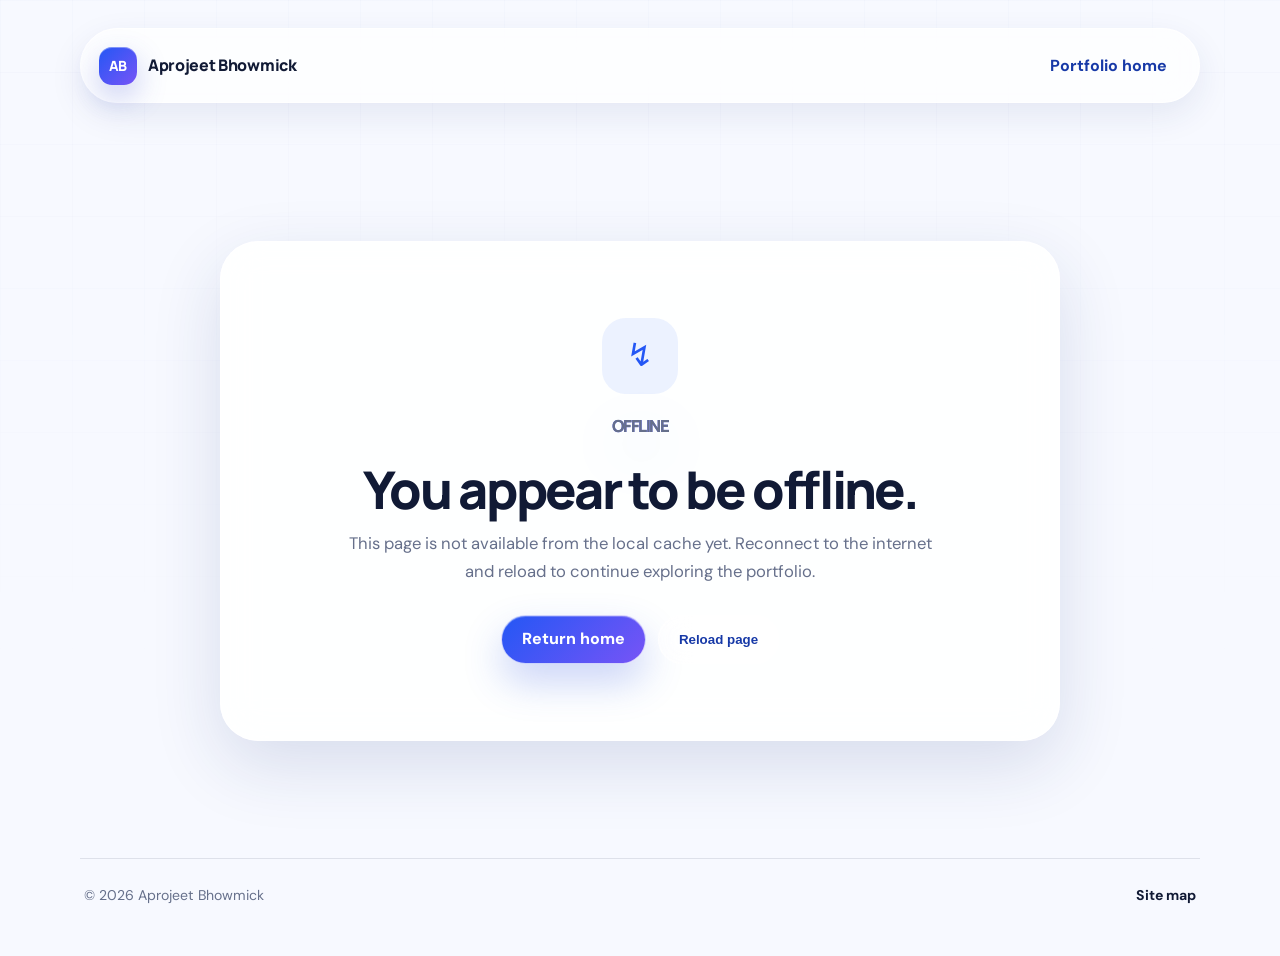
<file: offline.html>
<!DOCTYPE html>
<html lang="en">
<head>
  <meta charset="UTF-8">
  <meta name="viewport" content="width=device-width, initial-scale=1.0">
  <meta name="robots" content="noindex">
  <meta name="theme-color" content="#f7f9ff">
  <title>Offline | Aprojeet Bhowmick</title>
  <link rel="icon" href="images/favicon.svg" type="image/svg+xml">
  <link rel="stylesheet" href="css/auxiliary.css?v=20260804">
  <link rel="stylesheet" href="css/polish.css?v=20260804-2">
</head>
<body>
  <div class="aux-shell">
    <header class="aux-header">
      <a class="brand" href="index.html" aria-label="Aprojeet Bhowmick portfolio home"><span class="brand-mark">AB</span><span>Aprojeet Bhowmick</span></a>
      <a class="header-link" href="index.html">Portfolio home</a>
    </header>
    <main class="error-layout">
      <section class="error-card">
        <div class="status-orb" aria-hidden="true">↯</div>
        <p class="error-code">OFFLINE</p>
        <h1>You appear to be offline.</h1>
        <p>This page is not available from the local cache yet. Reconnect to the internet and reload to continue exploring the portfolio.</p>
        <div class="actions">
          <a class="button button-primary" href="index.html">Return home</a>
          <button class="button button-secondary" type="button" onclick="location.reload()">Reload page</button>
        </div>
      </section>
    </main>
    <footer class="aux-footer"><span>© 2026 Aprojeet Bhowmick</span><a href="sitemap.html">Site map</a></footer>
  </div>
</body>
</html>
</file>
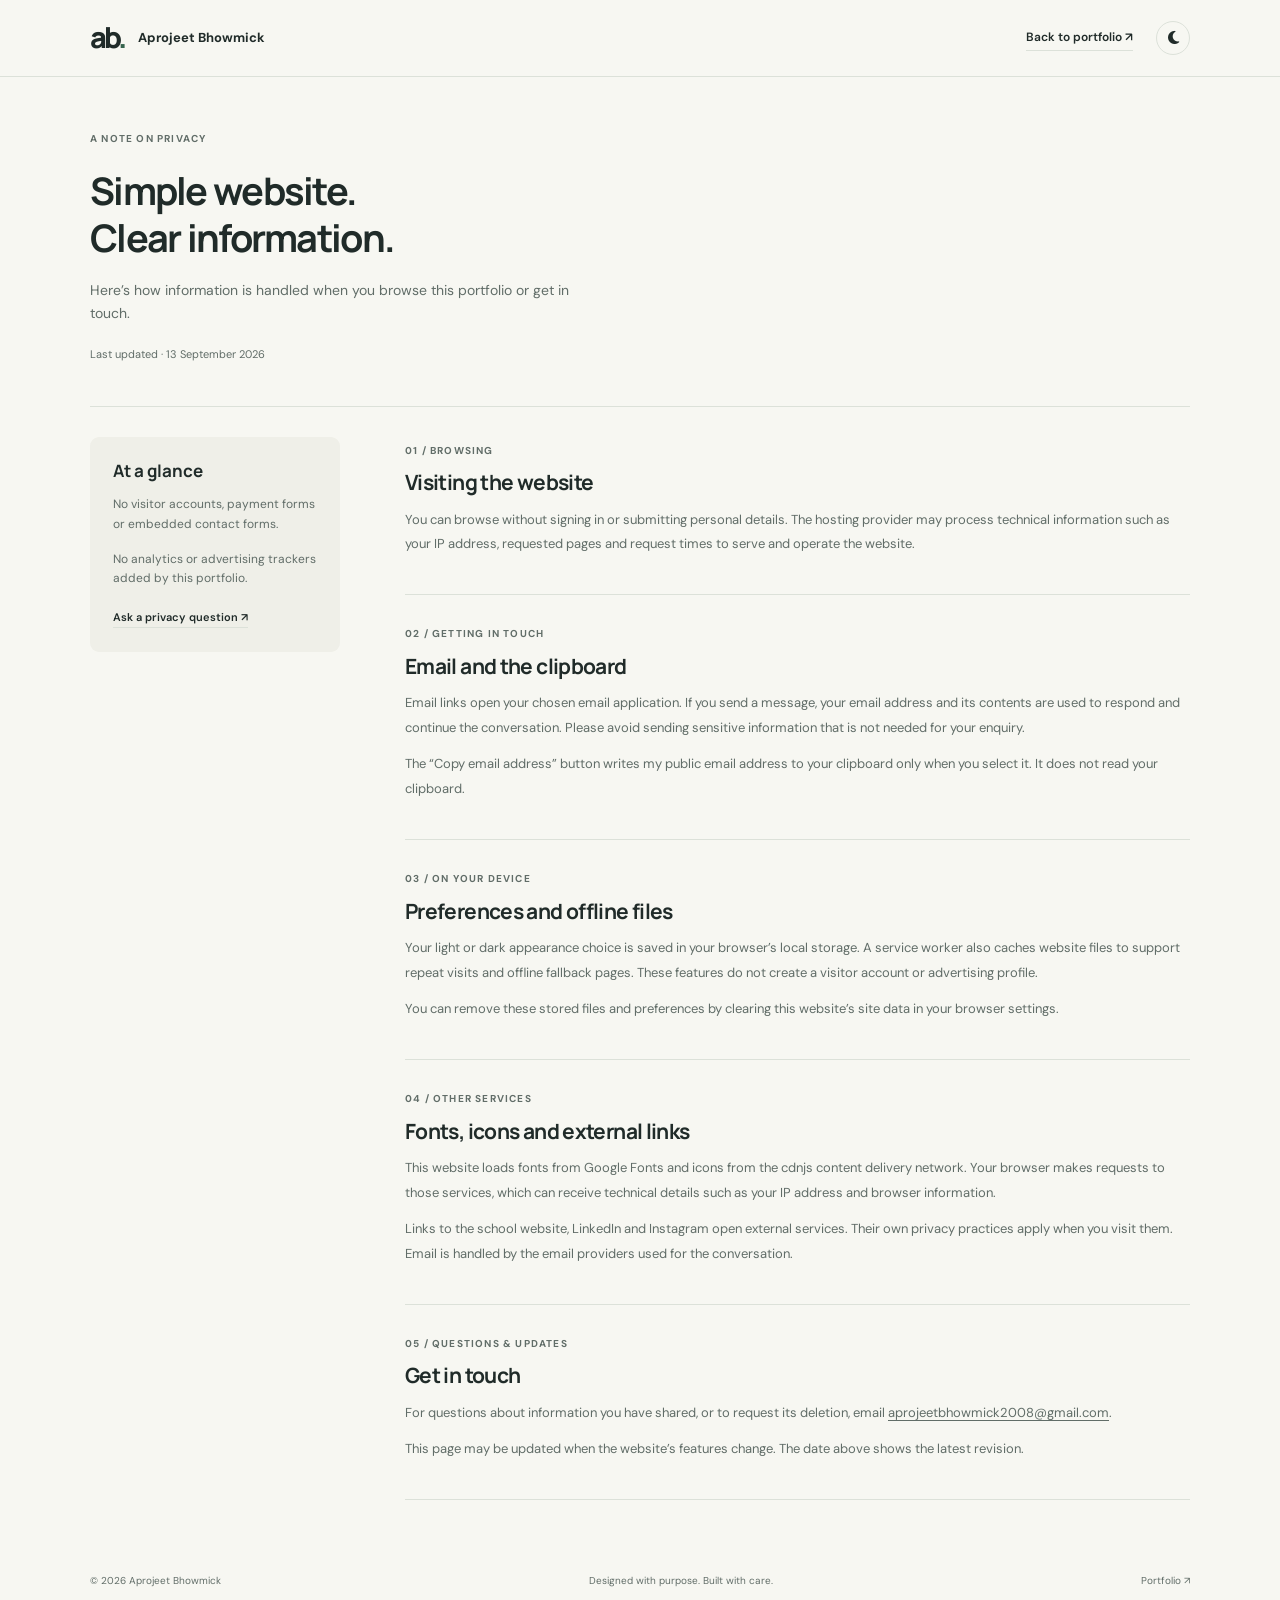
<file: privacy.html>
<!DOCTYPE html>
<html lang="en" data-theme="light">
<head>
<meta charset="UTF-8"><meta name="viewport" content="width=device-width, initial-scale=1.0">
<title>Privacy | Aprojeet Bhowmick</title>
<meta name="description" content="How this portfolio handles email, browser preferences and website requests.">
<meta name="theme-color" content="#f7f7f2">
<link rel="canonical" href="https://aprojeet-portfolio.onrender.com/privacy.html">
<link rel="icon" href="images/favicon.svg" type="image/svg+xml">
<link rel="icon" href="/favicon-96x96.png" type="image/png" sizes="96x96">
<link rel="preconnect" href="https://fonts.googleapis.com">
<link rel="preconnect" href="https://fonts.gstatic.com" crossorigin>
<link href="https://fonts.googleapis.com/css2?family=DM+Sans:wght@400;500;600;700&amp;family=Manrope:wght@500;600;700;800&amp;display=swap" rel="stylesheet">
<link rel="stylesheet" href="https://cdnjs.cloudflare.com/ajax/libs/font-awesome/6.7.2/css/all.min.css">
<link rel="stylesheet" href="css/portfolio.css?v=20260913-refined">
<script src="js/script.js?v=20260913-refined" defer></script>
</head>
<body>
<a class="skip-link" href="#main-content">Skip to main content</a>
<header class="site-header" id="siteHeader"><nav class="nav-shell wrap" aria-label="Primary navigation"><a class="brand" href="./"><span class="brand-mark">ab<span>.</span></span><span>Aprojeet Bhowmick</span></a><div class="nav-actions"><a class="text-link" href="./">Back to portfolio ↗</a><button class="icon-button" id="themeToggle" type="button" aria-label="Switch to dark theme"><i class="fa-solid fa-moon" aria-hidden="true"></i></button></div></nav></header>
<main id="main-content" class="wrap privacy-main">
<div class="privacy-intro"><span class="eyebrow">A NOTE ON PRIVACY</span><h1>Simple website.<br>Clear information.</h1><p>Here’s how information is handled when you browse this portfolio or get in touch.</p><span class="privacy-updated">Last updated · 13 September 2026</span></div>
<div class="privacy-layout"><aside class="privacy-summary"><h2>At a glance</h2><p>No visitor accounts, payment forms or embedded contact forms.</p><p>No analytics or advertising trackers added by this portfolio.</p><a class="text-link" href="mailto:aprojeetbhowmick2008@gmail.com">Ask a privacy question ↗</a></aside>
<div class="privacy-sections">
<section><span class="eyebrow">01 / BROWSING</span><h2>Visiting the website</h2><p>You can browse without signing in or submitting personal details. The hosting provider may process technical information such as your IP address, requested pages and request times to serve and operate the website.</p></section>
<section><span class="eyebrow">02 / GETTING IN TOUCH</span><h2>Email and the clipboard</h2><p>Email links open your chosen email application. If you send a message, your email address and its contents are used to respond and continue the conversation. Please avoid sending sensitive information that is not needed for your enquiry.</p><p>The “Copy email address” button writes my public email address to your clipboard only when you select it. It does not read your clipboard.</p></section>
<section><span class="eyebrow">03 / ON YOUR DEVICE</span><h2>Preferences and offline files</h2><p>Your light or dark appearance choice is saved in your browser’s local storage. A service worker also caches website files to support repeat visits and offline fallback pages. These features do not create a visitor account or advertising profile.</p><p>You can remove these stored files and preferences by clearing this website’s site data in your browser settings.</p></section>
<section><span class="eyebrow">04 / OTHER SERVICES</span><h2>Fonts, icons and external links</h2><p>This website loads fonts from Google Fonts and icons from the cdnjs content delivery network. Your browser makes requests to those services, which can receive technical details such as your IP address and browser information.</p><p>Links to the school website, LinkedIn and Instagram open external services. Their own privacy practices apply when you visit them. Email is handled by the email providers used for the conversation.</p></section>
<section><span class="eyebrow">05 / QUESTIONS &amp; UPDATES</span><h2>Get in touch</h2><p>For questions about information you have shared, or to request its deletion, email <a href="mailto:aprojeetbhowmick2008@gmail.com">aprojeetbhowmick2008@gmail.com</a>.</p><p>This page may be updated when the website’s features change. The date above shows the latest revision.</p></section>
</div></div>
</main>
<footer class="wrap footer"><span>© <span id="currentYear">2026</span> Aprojeet Bhowmick</span><span>Designed with purpose. Built with care.</span><a href="./">Portfolio ↗</a></footer>
</body></html>
</file>
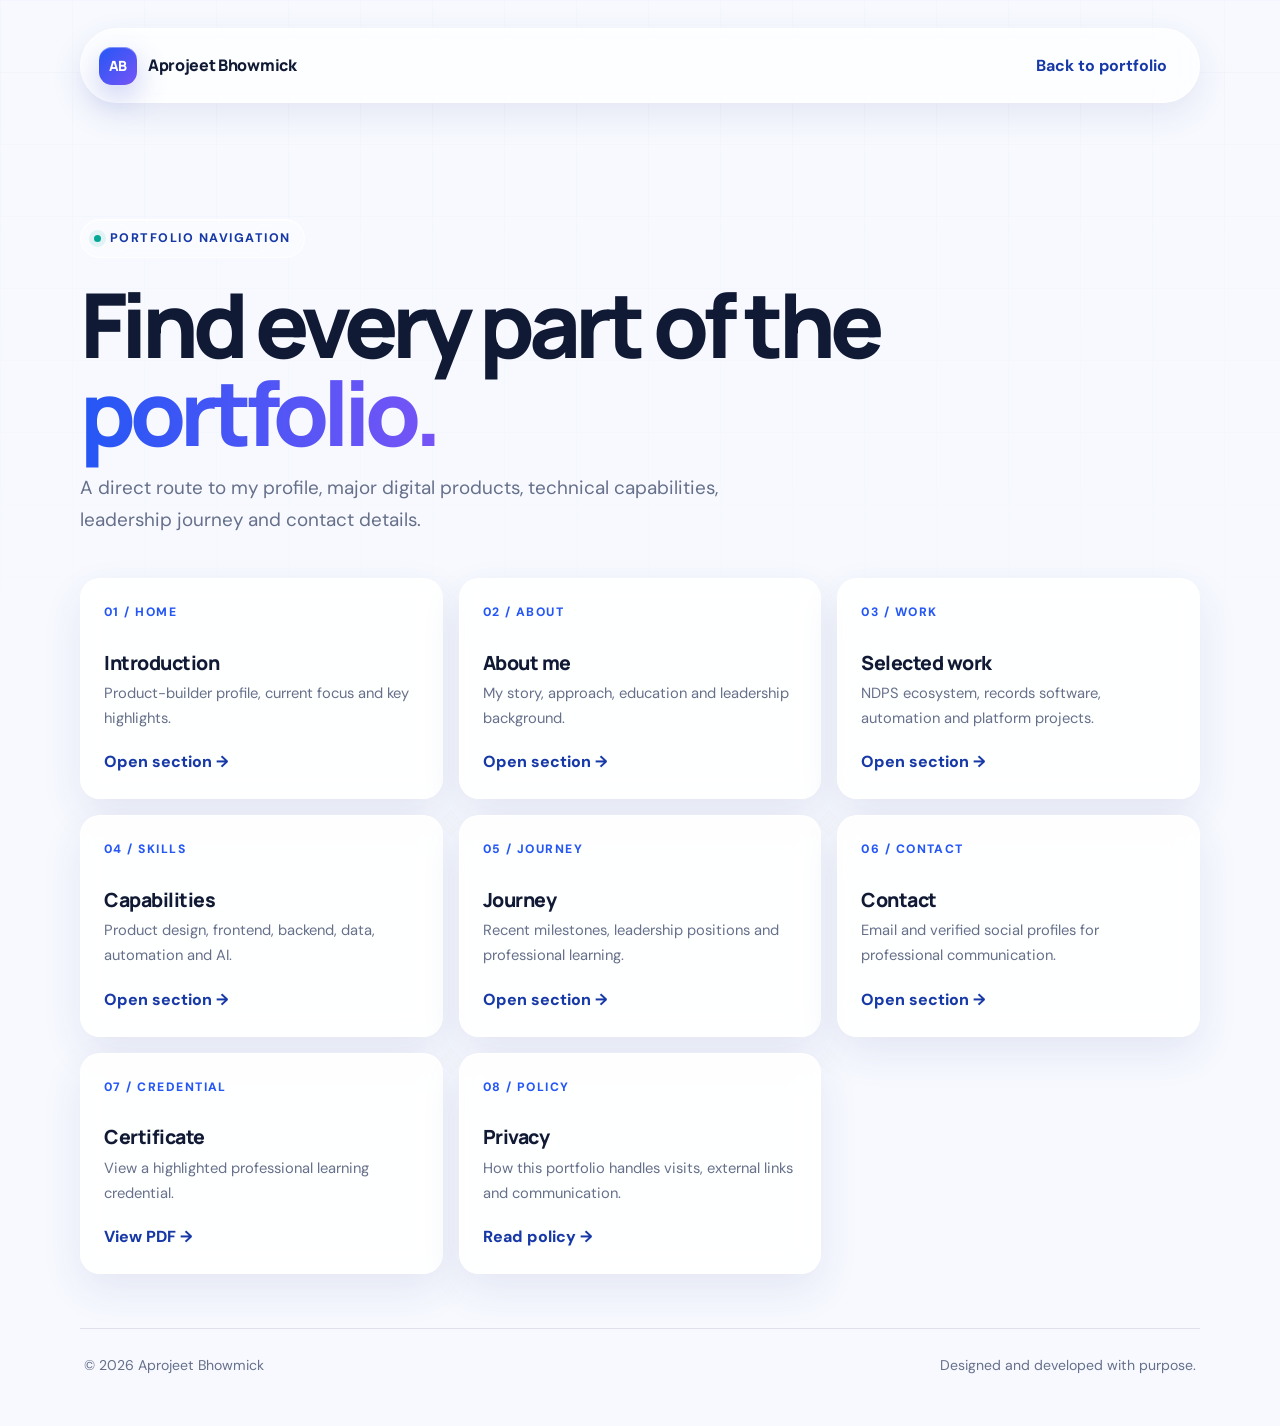
<file: sitemap.html>
<!DOCTYPE html>
<html lang="en">
<head>
  <meta charset="UTF-8">
  <meta name="viewport" content="width=device-width, initial-scale=1.0">
  <meta name="description" content="Navigate the portfolio of Aprojeet Bhowmick: profile, selected work, capabilities, journey and contact information.">
  <meta name="theme-color" content="#f7f9ff">
  <title>Site Map | Aprojeet Bhowmick</title>
  <link rel="icon" href="images/favicon.svg" type="image/svg+xml">
  <link rel="stylesheet" href="css/auxiliary.css?v=20260804">
  <link rel="stylesheet" href="css/polish.css?v=20260804-2">
</head>
<body>
  <div class="aux-shell">
    <header class="aux-header">
      <a class="brand" href="index.html" aria-label="Aprojeet Bhowmick portfolio home">
        <span class="brand-mark">AB</span><span>Aprojeet Bhowmick</span>
      </a>
      <a class="header-link" href="index.html">Back to portfolio</a>
    </header>

    <main class="aux-main">
      <span class="eyebrow">Portfolio navigation</span>
      <h1 class="hero-title">Find every part of the <span class="gradient">portfolio.</span></h1>
      <p class="lead">A direct route to my profile, major digital products, technical capabilities, leadership journey and contact details.</p>

      <section class="site-grid" aria-label="Portfolio pages and sections">
        <a class="site-card" href="index.html#home"><span class="card-number">01 / HOME</span><div><h2>Introduction</h2><p>Product-builder profile, current focus and key highlights.</p></div><span>Open section →</span></a>
        <a class="site-card" href="index.html#about"><span class="card-number">02 / ABOUT</span><div><h2>About me</h2><p>My story, approach, education and leadership background.</p></div><span>Open section →</span></a>
        <a class="site-card" href="index.html#work"><span class="card-number">03 / WORK</span><div><h2>Selected work</h2><p>NDPS ecosystem, records software, automation and platform projects.</p></div><span>Open section →</span></a>
        <a class="site-card" href="index.html#capabilities"><span class="card-number">04 / SKILLS</span><div><h2>Capabilities</h2><p>Product design, frontend, backend, data, automation and AI.</p></div><span>Open section →</span></a>
        <a class="site-card" href="index.html#journey"><span class="card-number">05 / JOURNEY</span><div><h2>Journey</h2><p>Recent milestones, leadership positions and professional learning.</p></div><span>Open section →</span></a>
        <a class="site-card" href="index.html#contact"><span class="card-number">06 / CONTACT</span><div><h2>Contact</h2><p>Email and verified social profiles for professional communication.</p></div><span>Open section →</span></a>
        <a class="site-card" href="assets/certificate.pdf" target="_blank" rel="noopener"><span class="card-number">07 / CREDENTIAL</span><div><h2>Certificate</h2><p>View a highlighted professional learning credential.</p></div><span>View PDF →</span></a>
        <a class="site-card" href="privacy.html"><span class="card-number">08 / POLICY</span><div><h2>Privacy</h2><p>How this portfolio handles visits, external links and communication.</p></div><span>Read policy →</span></a>
      </section>
    </main>

    <footer class="aux-footer"><span>© 2026 Aprojeet Bhowmick</span><span>Designed and developed with purpose.</span></footer>
  </div>
</body>
</html>
</file>
<file: css/auxiliary.css>
@import url('https://fonts.googleapis.com/css2?family=DM+Sans:wght@400;500;600;700&family=Manrope:wght@600;700;800&display=swap');

:root {
  color-scheme: light;
  --bg: #f7f9ff;
  --surface: rgba(255, 255, 255, 0.88);
  --surface-solid: #ffffff;
  --text: #111a35;
  --muted: #66708b;
  --line: rgba(17, 26, 53, 0.1);
  --primary: #2457f5;
  --primary-dark: #1739a7;
  --violet: #7754f6;
  --teal: #02a895;
  --shadow: 0 24px 70px rgba(28, 52, 120, 0.14);
  --radius-lg: 30px;
  --radius-md: 20px;
}

* { box-sizing: border-box; }
html { scroll-behavior: smooth; }
body {
  margin: 0;
  min-height: 100vh;
  font-family: 'DM Sans', system-ui, -apple-system, BlinkMacSystemFont, 'Segoe UI', sans-serif;
  color: var(--text);
  background:
    radial-gradient(circle at 8% 12%, rgba(36, 87, 245, 0.13), transparent 27rem),
    radial-gradient(circle at 92% 88%, rgba(119, 84, 246, 0.13), transparent 30rem),
    var(--bg);
  line-height: 1.7;
}
body::before {
  content: '';
  position: fixed;
  inset: 0;
  pointer-events: none;
  opacity: 0.32;
  background-image: linear-gradient(rgba(36,87,245,.035) 1px, transparent 1px), linear-gradient(90deg, rgba(36,87,245,.035) 1px, transparent 1px);
  background-size: 34px 34px;
  mask-image: linear-gradient(to bottom, #000, transparent 86%);
}
a { color: inherit; }
button, a { -webkit-tap-highlight-color: transparent; }

.aux-shell {
  width: min(1120px, calc(100% - 34px));
  margin: 0 auto;
  padding: 28px 0 48px;
  position: relative;
  z-index: 1;
}
.aux-header {
  display: flex;
  align-items: center;
  justify-content: space-between;
  gap: 18px;
  padding: 13px 16px 13px 18px;
  background: rgba(255,255,255,.72);
  border: 1px solid rgba(255,255,255,.9);
  border-radius: 999px;
  backdrop-filter: blur(18px);
  box-shadow: 0 12px 34px rgba(28,52,120,.09);
}
.brand {
  display: inline-flex;
  align-items: center;
  gap: 11px;
  text-decoration: none;
  font-weight: 800;
  font-family: 'Manrope', sans-serif;
  letter-spacing: -.02em;
}
.brand-mark {
  width: 38px;
  height: 38px;
  display: grid;
  place-items: center;
  border-radius: 13px;
  color: #fff;
  font-size: .88rem;
  background: linear-gradient(135deg, var(--primary), var(--violet));
  box-shadow: 0 10px 22px rgba(36,87,245,.24);
}
.header-link {
  padding: 10px 16px;
  border-radius: 999px;
  text-decoration: none;
  color: var(--primary-dark);
  font-weight: 700;
  transition: transform .25s ease, background .25s ease;
}
.header-link:hover { transform: translateY(-2px); background: rgba(36,87,245,.08); }

.aux-main { padding: clamp(58px, 10vw, 116px) 0 54px; }
.eyebrow {
  display: inline-flex;
  align-items: center;
  gap: 9px;
  padding: 8px 13px;
  border-radius: 999px;
  color: var(--primary-dark);
  background: rgba(36,87,245,.08);
  border: 1px solid rgba(36,87,245,.12);
  font-size: .78rem;
  font-weight: 800;
  letter-spacing: .12em;
  text-transform: uppercase;
}
.eyebrow::before { content: ''; width: 7px; height: 7px; border-radius: 50%; background: var(--teal); box-shadow: 0 0 0 5px rgba(2,168,149,.1); }
.hero-title {
  max-width: 850px;
  margin: 22px 0 16px;
  font: 800 clamp(2.65rem, 7vw, 5.8rem)/.98 'Manrope', sans-serif;
  letter-spacing: -.065em;
}
.hero-title .gradient { color: transparent; background: linear-gradient(90deg, var(--primary), var(--violet)); -webkit-background-clip: text; background-clip: text; }
.lead { max-width: 720px; margin: 0; color: var(--muted); font-size: clamp(1rem, 2vw, 1.18rem); }

.content-panel {
  margin-top: 42px;
  padding: clamp(24px, 5vw, 48px);
  background: var(--surface);
  border: 1px solid rgba(255,255,255,.95);
  border-radius: var(--radius-lg);
  box-shadow: var(--shadow);
  backdrop-filter: blur(18px);
}
.content-panel h2 { margin: 34px 0 10px; font: 800 clamp(1.3rem, 3vw, 1.75rem)/1.25 'Manrope', sans-serif; letter-spacing: -.025em; }
.content-panel h2:first-child { margin-top: 0; }
.content-panel p, .content-panel li { color: var(--muted); }
.content-panel ul { padding-left: 21px; }
.content-panel strong { color: var(--text); }
.content-panel a { color: var(--primary); font-weight: 700; }
.notice {
  padding: 17px 19px;
  border-radius: 16px;
  color: var(--primary-dark);
  background: rgba(36,87,245,.07);
  border: 1px solid rgba(36,87,245,.12);
}

.site-grid {
  display: grid;
  grid-template-columns: repeat(3, 1fr);
  gap: 16px;
  margin-top: 42px;
}
.site-card {
  min-height: 180px;
  padding: 23px;
  display: flex;
  flex-direction: column;
  justify-content: space-between;
  text-decoration: none;
  border: 1px solid rgba(255,255,255,.95);
  border-radius: var(--radius-md);
  background: var(--surface);
  backdrop-filter: blur(14px);
  box-shadow: 0 16px 42px rgba(28,52,120,.09);
  transition: transform .28s ease, box-shadow .28s ease, border-color .28s ease;
}
.site-card:hover { transform: translateY(-6px); box-shadow: 0 24px 54px rgba(28,52,120,.15); border-color: rgba(36,87,245,.22); }
.card-number { color: var(--primary); font-size: .76rem; font-weight: 800; letter-spacing: .12em; }
.site-card h2 { margin: 28px 0 6px; font: 800 1.22rem/1.25 'Manrope', sans-serif; letter-spacing: -.025em; }
.site-card p { margin: 0; color: var(--muted); font-size: .92rem; }
.site-card span:last-child { margin-top: 17px; color: var(--primary-dark); font-weight: 800; }

.error-layout {
  min-height: calc(100vh - 145px);
  display: grid;
  place-items: center;
  padding: 48px 0 28px;
}
.error-card {
  width: min(840px, 100%);
  text-align: center;
  padding: clamp(34px, 7vw, 76px);
  border-radius: 38px;
  background: var(--surface);
  border: 1px solid rgba(255,255,255,.96);
  box-shadow: var(--shadow);
  backdrop-filter: blur(20px);
}
.error-code {
  margin: 0;
  font: 800 clamp(5.8rem, 20vw, 12rem)/.78 'Manrope', sans-serif;
  letter-spacing: -.09em;
  color: transparent;
  background: linear-gradient(135deg, var(--primary), var(--violet));
  -webkit-background-clip: text;
  background-clip: text;
  filter: drop-shadow(0 18px 28px rgba(36,87,245,.16));
}
.error-card h1 { margin: 30px 0 12px; font: 800 clamp(1.8rem, 5vw, 3.25rem)/1.05 'Manrope', sans-serif; letter-spacing: -.045em; }
.error-card p { max-width: 600px; margin: 0 auto; color: var(--muted); font-size: 1.04rem; }
.actions { display: flex; justify-content: center; flex-wrap: wrap; gap: 12px; margin-top: 29px; }
.button {
  display: inline-flex;
  justify-content: center;
  align-items: center;
  gap: 9px;
  min-height: 49px;
  padding: 0 20px;
  border: 0;
  border-radius: 999px;
  text-decoration: none;
  font-weight: 800;
  cursor: pointer;
  transition: transform .25s ease, box-shadow .25s ease;
}
.button:hover { transform: translateY(-3px); }
.button-primary { color: #fff; background: linear-gradient(135deg, var(--primary), var(--violet)); box-shadow: 0 15px 28px rgba(36,87,245,.23); }
.button-secondary { color: var(--primary-dark); background: rgba(36,87,245,.08); border: 1px solid rgba(36,87,245,.12); }
.status-orb { width: 76px; height: 76px; display: grid; place-items: center; margin: 0 auto 26px; border-radius: 24px; color: var(--primary); background: rgba(36,87,245,.08); font-size: 2rem; animation: float 3.5s ease-in-out infinite; }
@keyframes float { 50% { transform: translateY(-9px) rotate(3deg); } }

.aux-footer { display: flex; justify-content: space-between; gap: 16px; flex-wrap: wrap; padding: 25px 4px 0; color: var(--muted); font-size: .88rem; border-top: 1px solid var(--line); }
.aux-footer a { color: var(--text); font-weight: 700; text-decoration: none; }

@media (max-width: 820px) { .site-grid { grid-template-columns: repeat(2, 1fr); } }
@media (max-width: 560px) {
  .aux-shell { width: min(100% - 22px, 1120px); padding-top: 12px; }
  .aux-header { border-radius: 20px; padding: 10px 11px 10px 12px; }
  .brand span:last-child { display: none; }
  .header-link { padding: 9px 12px; }
  .aux-main { padding-top: 54px; }
  .hero-title { font-size: clamp(2.55rem, 14vw, 4.2rem); }
  .site-grid { grid-template-columns: 1fr; }
  .site-card { min-height: 160px; }
  .error-card { border-radius: 28px; }
  .actions { flex-direction: column; }
  .button { width: 100%; }
}
@media (prefers-reduced-motion: reduce) { *, *::before, *::after { scroll-behavior: auto !important; animation: none !important; transition-duration: .01ms !important; } }
</file>
<file: css/polish.css>
/* Final responsive polish — prevents clipped text and strengthens portfolio layout. */
html { width: 100%; overflow-x: clip; text-rendering: optimizeLegibility; }
body { width: 100%; overflow-x: clip; }
main, section, article, aside, nav, header, footer,
.container, .hero-grid, .hero-copy, .hero-visual, .section-heading,
.about-grid, .about-story, .about-text, .about-values,
.project-feature, .project-copy, .project-showcase, .project-grid,
.project-card, .project-card-body, .capability-layout, .capability-stage,
.journey-grid, .timeline-item, .process-intro, .process-steps,
.contact-shell, .contact-copy, .contact-links { min-width: 0; }

h1, h2, h3, h4, strong, b, p, a, button, span, small, li {
    max-width: 100%;
}
p, li, .project-meta span, .project-tags span, .skill-cloud span,
.contact-links b, .footer-brand, .brand-copy { overflow-wrap: anywhere; }

.hero h1,
.section-heading h2,
.process-intro h2,
.contact-copy h2,
.project-copy h3,
.project-card-body h3,
.project-modal h2,
.journey-card h3 {
    line-height: 1.08;
    letter-spacing: -0.045em;
    padding-block: .035em .075em;
    text-wrap: balance;
    overflow: visible;
}
.hero h1 { max-width: 800px; line-height: 1.02; letter-spacing: -0.058em; }
.gradient-text { display: inline; -webkit-box-decoration-break: clone; box-decoration-break: clone; padding-inline-end: .045em; }
.hero-lead, .section-heading > p, .project-copy > p, .project-card-body p,
.about-text p, .timeline-item p, .journey-card > p, .contact-copy > p { text-wrap: pretty; }

.hero-role { width: 100%; min-height: 42px; line-height: 1.45; overflow: visible; }
.hero-role strong { display: inline-block; min-width: 12ch; overflow: visible; }
.button, .nav-cta, .text-button { line-height: 1.3; white-space: normal; text-align: center; }
.nav-shell, .nav-actions, .brand { min-width: 0; }
.project-meta span, .project-tags span { line-height: 1.25; text-align: center; }

/* About section without the passport-style white-background image. */
.about-story { grid-template-columns: minmax(235px, .68fr) minmax(0, 1.32fr); align-items: stretch; }
.about-profile-card {
    position: relative;
    min-height: 430px;
    padding: 30px;
    display: flex;
    flex-direction: column;
    justify-content: space-between;
    gap: 25px;
    border-radius: 28px;
    overflow: hidden;
    color: #fff;
    background:
        radial-gradient(circle at 90% 5%, rgba(124, 102, 238, .65), transparent 34%),
        radial-gradient(circle at 0 100%, rgba(17, 155, 150, .34), transparent 38%),
        linear-gradient(145deg, #14213d, #273e78 58%, #4a3a92);
    box-shadow: 0 24px 55px rgba(20, 33, 61, .24);
}
.about-profile-card::before,
.about-profile-card::after {
    content: "";
    position: absolute;
    border: 1px solid rgba(255,255,255,.14);
    border-radius: 50%;
    pointer-events: none;
}
.about-profile-card::before { width: 300px; height: 300px; right: -165px; top: -120px; box-shadow: 0 0 0 48px rgba(255,255,255,.035); }
.about-profile-card::after { width: 190px; height: 190px; left: -110px; bottom: -95px; }
.profile-monogram,
.profile-identity,
.profile-facts,
.profile-focus { position: relative; z-index: 1; }
.profile-monogram {
    width: 82px;
    height: 82px;
    display: grid;
    place-items: center;
    border: 1px solid rgba(255,255,255,.24);
    border-radius: 25px;
    background: rgba(255,255,255,.12);
    box-shadow: inset 0 1px rgba(255,255,255,.2);
    backdrop-filter: blur(12px);
}
.profile-monogram span { font: 800 1.6rem/1 "Manrope", sans-serif; letter-spacing: -.06em; }
.profile-status { display: inline-flex; align-items: center; gap: 8px; color: rgba(255,255,255,.78); font-size: .7rem; font-weight: 800; text-transform: uppercase; letter-spacing: .1em; }
.profile-status i { width: 8px; height: 8px; border-radius: 50%; background: #69e0b1; box-shadow: 0 0 0 6px rgba(105,224,177,.13); }
.profile-identity h3 { margin: 13px 0 7px; font: 800 clamp(1.75rem, 3vw, 2.35rem)/1.08 "Manrope", sans-serif; letter-spacing: -.05em; }
.profile-identity p { margin: 0; color: rgba(255,255,255,.72); line-height: 1.45; }
.profile-facts { display: grid; gap: 9px; }
.profile-facts span { min-width: 0; padding: 10px 12px; display: flex; align-items: center; gap: 10px; border: 1px solid rgba(255,255,255,.12); border-radius: 12px; background: rgba(255,255,255,.07); }
.profile-facts i { width: 18px; flex: 0 0 18px; color: #b8c9ff; text-align: center; }
.profile-facts b { min-width: 0; font-size: .76rem; line-height: 1.35; }
.profile-focus { padding-top: 18px; border-top: 1px solid rgba(255,255,255,.14); }
.profile-focus small { display: block; margin-bottom: 10px; color: rgba(255,255,255,.58); font-size: .65rem; font-weight: 800; text-transform: uppercase; letter-spacing: .11em; }
.profile-focus > div { display: flex; flex-wrap: wrap; gap: 7px; }
.profile-focus span { padding: 7px 9px; border-radius: 9px; background: rgba(255,255,255,.1); color: rgba(255,255,255,.84); font-size: .66rem; font-weight: 700; }
.about-text { padding-right: 22px; }

/* Two balanced supporting case studies. */
.project-grid { grid-template-columns: repeat(2, minmax(0, 1fr)); }
.project-card { height: 100%; }
.project-card-body h3 { font-size: clamp(1.35rem, 2.4vw, 1.75rem); }
.project-card-body p { margin-bottom: 18px; }

/* ERP case-study illustration. */
.visual-erp { padding: 27px; background: linear-gradient(145deg, #e9eeff, #f7f9ff); }
.erp-window { height: 100%; overflow: hidden; border: 1px solid rgba(51,87,223,.1); border-radius: 19px; background: #fff; box-shadow: 0 20px 45px rgba(35,54,108,.14); }
.erp-topbar { height: 49px; padding: 0 16px; display: flex; align-items: center; justify-content: space-between; gap: 12px; border-bottom: 1px solid #edf0f8; }
.erp-brand { color: #24365f; font-size: .7rem; font-weight: 900; letter-spacing: .04em; }
.erp-live { display: inline-flex; align-items: center; gap: 6px; color: #75809a; font-size: .53rem; font-weight: 700; }
.erp-live i { width: 6px; height: 6px; border-radius: 50%; background: #28b77a; box-shadow: 0 0 0 4px rgba(40,183,122,.1); }
.erp-layout { height: calc(100% - 49px); display: grid; grid-template-columns: 50px minmax(0,1fr); }
.erp-nav { padding: 14px 8px; display: flex; flex-direction: column; align-items: center; gap: 10px; background: #17264d; }
.erp-nav span { width: 33px; height: 33px; display: grid; place-items: center; border-radius: 10px; color: rgba(255,255,255,.5); font-size: .67rem; }
.erp-nav span.active { color: #fff; background: #4669e8; }
.erp-content { min-width: 0; padding: 17px; background: #f7f9fd; }
.erp-heading { min-width: 0; display: flex; align-items: center; justify-content: space-between; gap: 10px; color: #263554; }
.erp-heading > div { min-width: 0; display: grid; line-height: 1.25; }
.erp-heading small { color: #929bb0; font-size: .5rem; }
.erp-heading strong { font-size: .75rem; }
.erp-heading > span { flex: 0 0 auto; padding: 7px 9px; border-radius: 8px; background: #3357df; color: #fff; font-size: .5rem; font-weight: 800; }
.erp-stats { display: grid; grid-template-columns: repeat(3,minmax(0,1fr)); gap: 7px; margin: 16px 0; }
.erp-stats span { min-width: 0; padding: 10px; display: grid; border-radius: 11px; background: #fff; box-shadow: 0 7px 20px rgba(35,54,108,.06); }
.erp-stats b { color: #263554; font-size: .72rem; }
.erp-stats small { color: #9aa2b3; font-size: .45rem; }
.erp-users { display: grid; gap: 7px; }
.erp-users span { min-width: 0; padding: 10px 11px; display: grid; grid-template-columns: 27px minmax(0,1fr) auto; align-items: center; gap: 8px; border: 1px solid #edf0f7; border-radius: 11px; background: #fff; color: #2a395b; }
.erp-users i { width: 27px; height: 27px; display: grid; place-items: center; border-radius: 8px; background: #edf1ff; color: #4563d8; font-size: .57rem; }
.erp-users b { min-width: 0; font-size: .59rem; }
.erp-users small { color: #929bb0; font-size: .46rem; white-space: nowrap; }

/* Modal and secondary-page resilience. */
.project-modal-panel { overscroll-behavior: contain; }
.modal-grid > div, .contact-links a, .value-card, .process-steps article { min-width: 0; }
.aux-shell, .aux-card, .site-card { min-width: 0; overflow-wrap: anywhere; }

@media (max-width: 1120px) {
    .project-grid { grid-template-columns: repeat(2, minmax(0, 1fr)); }
    .project-grid .project-card:last-child { grid-column: auto; }
}

@media (max-width: 900px) {
    .about-story { grid-template-columns: minmax(220px, .72fr) minmax(0, 1.28fr); }
    .project-grid { grid-template-columns: 1fr; }
}

@media (max-width: 700px) {
    .hero h1 { font-size: clamp(2.45rem, 13vw, 4rem); line-height: 1.04; letter-spacing: -.045em; }
    .section-heading h2, .process-intro h2, .contact-copy h2 { line-height: 1.1; letter-spacing: -.035em; }
    .hero-role { justify-content: center; min-height: 55px; }
    .hero-role strong { min-width: 0; width: 100%; }
    .about-story { grid-template-columns: 1fr; padding: 12px; gap: 12px; }
    .about-profile-card { min-height: 390px; padding: 25px; }
    .about-text { padding: 18px 12px 12px; }
    .project-feature { overflow: visible; }
    .project-card { grid-template-rows: minmax(270px, auto) 1fr; }
    .visual-erp { padding: 17px; }
    .erp-content { padding: 13px; }
    .erp-heading > span { display: none; }
    .erp-users span { grid-template-columns: 27px minmax(0,1fr); }
    .erp-users small { grid-column: 2; white-space: normal; }
    .contact-links a { gap: 10px; }
}

@media (max-width: 430px) {
    .container { width: min(calc(100% - 22px), var(--container)); }
    .hero h1 { font-size: clamp(2.35rem, 12.8vw, 3.45rem); }
    .hero-proof { gap: 0; }
    .project-card { grid-template-rows: minmax(255px, auto) 1fr; }
    .visual-erp { padding: 13px; }
    .erp-layout { grid-template-columns: 42px minmax(0,1fr); }
    .erp-nav { padding-inline: 5px; }
    .erp-nav span { width: 30px; height: 30px; }
    .erp-stats span { padding: 8px; }
    .profile-identity h3 { font-size: 1.8rem; }
    .project-modal { padding: 10px; }
    .project-modal-panel { max-height: calc(100dvh - 20px); }
}

/* ========================================================================== */
/* 2026 Portfolio refinement — editorial glass system                         */
/* ========================================================================== */

:root {
    --glass: rgba(255, 255, 255, .62);
    --glass-strong: rgba(255, 255, 255, .82);
    --glass-soft: rgba(255, 255, 255, .42);
    --glass-line: rgba(255, 255, 255, .74);
    --glass-edge: rgba(37, 69, 191, .12);
    --glass-shadow: 0 24px 70px rgba(36, 51, 105, .12), inset 0 1px 0 rgba(255,255,255,.82);
    --glass-shadow-hover: 0 34px 90px rgba(36, 51, 105, .18), inset 0 1px 0 rgba(255,255,255,.9);
    --aurora-a: rgba(72, 98, 230, .17);
    --aurora-b: rgba(128, 73, 208, .14);
    --aurora-c: rgba(18, 164, 154, .13);
}

html[data-theme="dark"] {
    --glass: rgba(17, 25, 47, .66);
    --glass-strong: rgba(21, 30, 55, .86);
    --glass-soft: rgba(22, 31, 56, .46);
    --glass-line: rgba(255, 255, 255, .11);
    --glass-edge: rgba(150, 166, 255, .16);
    --glass-shadow: 0 28px 80px rgba(0, 0, 0, .35), inset 0 1px 0 rgba(255,255,255,.08);
    --glass-shadow-hover: 0 38px 100px rgba(0, 0, 0, .48), inset 0 1px 0 rgba(255,255,255,.12);
    --aurora-a: rgba(75, 99, 230, .22);
    --aurora-b: rgba(130, 73, 208, .18);
    --aurora-c: rgba(18, 164, 154, .13);
}

body {
    background-image:
        radial-gradient(circle at 8% 5%, var(--aurora-a), transparent 25rem),
        radial-gradient(circle at 92% 16%, var(--aurora-b), transparent 29rem),
        radial-gradient(circle at 45% 70%, var(--aurora-c), transparent 34rem),
        linear-gradient(180deg, var(--bg) 0%, var(--bg-soft) 52%, var(--bg) 100%);
    background-attachment: fixed;
}

body::before {
    content: "";
    position: fixed;
    inset: 0;
    z-index: -3;
    pointer-events: none;
    opacity: .42;
    background-image:
        linear-gradient(rgba(74, 91, 180, .055) 1px, transparent 1px),
        linear-gradient(90deg, rgba(74, 91, 180, .055) 1px, transparent 1px);
    background-size: 72px 72px;
    mask-image: linear-gradient(to bottom, #000, transparent 80%);
}

.section { padding-block: clamp(88px, 9vw, 132px); }
.container { width: min(calc(100% - 48px), 1240px); }

.site-header { padding-top: 18px; }
.site-header .nav-shell {
    min-height: 70px;
    padding: 10px 12px 10px 14px;
    border: 1px solid transparent;
}
.site-header.scrolled .nav-shell {
    background: var(--glass-strong);
    border-color: var(--glass-line);
    box-shadow: var(--glass-shadow);
    backdrop-filter: blur(24px) saturate(155%);
    -webkit-backdrop-filter: blur(24px) saturate(155%);
}
.brand-mark { box-shadow: 0 12px 30px rgba(61, 78, 210, .28), inset 0 1px 0 rgba(255,255,255,.36); }
.nav-link { border: 1px solid transparent; }
.nav-link:hover,
.nav-link.active {
    border-color: var(--glass-line);
    background: var(--glass-soft);
    box-shadow: inset 0 1px 0 rgba(255,255,255,.34);
}
.icon-button {
    border: 1px solid var(--glass-line);
    background: var(--glass-soft);
    box-shadow: inset 0 1px 0 rgba(255,255,255,.35);
}
.nav-cta { box-shadow: 0 16px 30px rgba(16, 21, 42, .18), inset 0 1px 0 rgba(255,255,255,.18); }

.hero {
    min-height: min(940px, 100svh);
    padding-top: clamp(135px, 13vw, 180px);
    padding-bottom: 52px;
}
.hero::before {
    content: "";
    position: absolute;
    inset: 80px 2.5% 60px;
    z-index: -1;
    border: 1px solid var(--glass-line);
    border-radius: 46px;
    background: linear-gradient(135deg, rgba(255,255,255,.24), rgba(255,255,255,.045));
    box-shadow: inset 0 1px 0 rgba(255,255,255,.38), 0 40px 120px rgba(46, 58, 112, .07);
    backdrop-filter: blur(3px);
    -webkit-backdrop-filter: blur(3px);
}
.hero-grid { grid-template-columns: minmax(0, 1.08fr) minmax(380px, .82fr); gap: clamp(48px, 7vw, 96px); }
.hero h1 { max-width: 790px; font-size: clamp(3.6rem, 6.25vw, 6.2rem); line-height: .96; letter-spacing: -.065em; }
.hero-lead { max-width: 690px; }
.eyebrow,
.hero-role,
.hero-proof {
    border: 1px solid var(--glass-line);
    background: var(--glass-soft);
    box-shadow: inset 0 1px 0 rgba(255,255,255,.42);
    backdrop-filter: blur(18px) saturate(145%);
    -webkit-backdrop-filter: blur(18px) saturate(145%);
}
.hero-role { width: fit-content; padding: 11px 16px; border-radius: 16px; }
.hero-proof { width: fit-content; padding: 16px 6px; border-radius: 20px; }
.hero-proof > div { min-width: 130px; padding-inline: 20px; }

.portrait-frame {
    border: 1px solid var(--glass-line);
    border-radius: 42% 42% 28px 28px;
    background: var(--glass-soft);
    box-shadow: 0 40px 100px rgba(35, 49, 104, .19), inset 0 1px 0 rgba(255,255,255,.58);
    backdrop-filter: blur(18px) saturate(140%);
    -webkit-backdrop-filter: blur(18px) saturate(140%);
}
.portrait-frame img { border-radius: inherit; }
.portrait-label,
.floating-card {
    border: 1px solid var(--glass-line);
    background: var(--glass-strong);
    box-shadow: var(--glass-shadow);
    backdrop-filter: blur(22px) saturate(160%);
    -webkit-backdrop-filter: blur(22px) saturate(160%);
}
.trusted-strip { margin-top: 62px; border: 0; background: transparent; }
.trusted-inner {
    padding: 18px 22px;
    border: 1px solid var(--glass-line);
    border-radius: 22px;
    background: var(--glass-soft);
    box-shadow: inset 0 1px 0 rgba(255,255,255,.35);
    backdrop-filter: blur(18px) saturate(140%);
    -webkit-backdrop-filter: blur(18px) saturate(140%);
}

.about,
.capabilities,
.process { background: transparent; }
.about-story,
.value-card,
.project-feature,
.project-card,
.capability-tabs,
.capability-stage,
.journey-card,
.process-shell {
    border: 1px solid var(--glass-line);
    background: linear-gradient(135deg, var(--glass), var(--glass-soft));
    box-shadow: var(--glass-shadow);
    backdrop-filter: blur(22px) saturate(145%);
    -webkit-backdrop-filter: blur(22px) saturate(145%);
}
.value-card,
.project-card,
.capability-tab,
.contact-links a { transition: transform .35s var(--ease), box-shadow .35s ease, border-color .35s ease, background .35s ease; }
.value-card:hover,
.project-card:hover {
    transform: translateY(-7px);
    border-color: var(--glass-edge);
    box-shadow: var(--glass-shadow-hover);
}
.about-profile-card,
.project-showcase,
.project-card-visual {
    border: 1px solid var(--glass-line);
    box-shadow: inset 0 1px 0 rgba(255,255,255,.5), 0 24px 60px rgba(32, 45, 96, .12);
}
.project-feature { border-radius: 38px; overflow: hidden; }
.project-card { border-radius: 30px; overflow: hidden; }
.project-card-body { background: rgba(255,255,255,.08); }
.project-meta span,
.project-tags span,
.skill-cloud span {
    border: 1px solid var(--glass-line);
    background: var(--glass-soft);
    box-shadow: inset 0 1px 0 rgba(255,255,255,.3);
}

.capability-layout { gap: 22px; }
.capability-tabs { padding: 13px; border-radius: 25px; }
.capability-tab { border: 1px solid transparent; border-radius: 16px; }
.capability-tab:hover { transform: translateX(4px); background: var(--glass-soft); border-color: var(--glass-line); }
.capability-tab.active { border-color: var(--glass-line); background: var(--glass-strong); box-shadow: 0 16px 36px rgba(36,51,105,.1), inset 0 1px 0 rgba(255,255,255,.45); }
.capability-stage { border-radius: 30px; }
.timeline::before { background: linear-gradient(var(--blue), var(--violet), transparent); }
.timeline-item {
    border: 1px solid var(--glass-line);
    background: var(--glass-soft);
    box-shadow: inset 0 1px 0 rgba(255,255,255,.3);
    backdrop-filter: blur(14px);
    -webkit-backdrop-filter: blur(14px);
}
.journey-card { border-radius: 30px; }
.journey-stat { border: 1px solid var(--glass-line); background: var(--glass-soft); }
.process-shell { border-radius: 38px; }
.process-steps article { border: 1px solid var(--glass-line); background: var(--glass-soft); box-shadow: inset 0 1px 0 rgba(255,255,255,.32); }

.contact-shell {
    border: 1px solid rgba(255,255,255,.17);
    background:
        radial-gradient(circle at 85% 15%, rgba(122, 98, 235, .45), transparent 22rem),
        linear-gradient(135deg, rgba(17, 29, 69, .96), rgba(50, 53, 130, .92));
    box-shadow: 0 38px 100px rgba(21, 28, 70, .28), inset 0 1px 0 rgba(255,255,255,.15);
    backdrop-filter: blur(24px);
    -webkit-backdrop-filter: blur(24px);
}
.contact-links a { border: 1px solid rgba(255,255,255,.16); background: rgba(255,255,255,.08); box-shadow: inset 0 1px 0 rgba(255,255,255,.12); }
.contact-links a:hover { transform: translateX(6px); background: rgba(255,255,255,.14); }
.button { border: 1px solid var(--glass-line); }
.button-primary { box-shadow: 0 18px 38px rgba(51, 87, 223, .26), inset 0 1px 0 rgba(255,255,255,.24); }
.button-secondary { background: var(--glass-soft); backdrop-filter: blur(14px); -webkit-backdrop-filter: blur(14px); }
.site-footer { border-top-color: var(--glass-line); background: var(--glass-soft); backdrop-filter: blur(20px); -webkit-backdrop-filter: blur(20px); }
.back-to-top,
.toast,
.project-modal-panel {
    border: 1px solid var(--glass-line);
    background: var(--glass-strong);
    box-shadow: var(--glass-shadow);
    backdrop-filter: blur(24px) saturate(155%);
    -webkit-backdrop-filter: blur(24px) saturate(155%);
}
.project-modal-backdrop { background: rgba(8, 13, 30, .62); backdrop-filter: blur(12px); -webkit-backdrop-filter: blur(12px); }

@media (max-width: 980px) {
    .hero { min-height: auto; }
    .hero::before { inset-inline: 14px; border-radius: 34px; }
    .hero-grid { grid-template-columns: 1fr; }
    .hero-copy { text-align: center; }
    .hero h1,
    .hero-lead { margin-inline: auto; }
    .hero-role,
    .hero-proof { margin-inline: auto; }
}

@media (max-width: 700px) {
    .container { width: min(calc(100% - 28px), 1240px); }
    .site-header { padding-top: 10px; }
    .hero { padding-top: 126px; }
    .hero::before { inset: 72px 8px 30px; border-radius: 28px; }
    .hero h1 { font-size: clamp(3rem, 14vw, 4.35rem); }
    .hero-proof { width: 100%; }
    .hero-proof > div { min-width: 0; padding-inline: 10px; }
    .portrait-frame { border-radius: 38% 38% 24px 24px; }
    .trusted-inner { padding: 16px; }
    .about-story,
    .project-feature,
    .project-card,
    .capability-stage,
    .journey-card,
    .process-shell { border-radius: 24px; }
}

@media (prefers-reduced-motion: reduce) {
    body { background-attachment: scroll; }
}
</file>
<file: css/portfolio.css>
:root{--bg:#f7f7f2;--surface:#fff;--soft:#efefe8;--text:#202b29;--muted:#616d68;--line:#dce1d9;--accent:#37644e;--header-height:76px;color-scheme:light}
html[data-theme=dark]{--bg:#151d1a;--surface:#1c2822;--soft:#243129;--text:#edf0e8;--muted:#b3bdb3;--line:#35443b;--accent:#b0cba5;color-scheme:dark}
*{box-sizing:border-box}html{scroll-behavior:smooth;scroll-padding-top:96px}body{margin:0;background:var(--bg);color:var(--text);font-family:'DM Sans',sans-serif;font-size:15px;line-height:1.65}body.modal-open,body.menu-open{overflow:hidden}a{color:inherit}button{font:inherit;cursor:pointer}img{display:block;max-width:100%}h1,h2,h3,p,figure{margin:0}h1,h2,h3{font-family:Manrope,sans-serif;line-height:1.25}button,a{-webkit-tap-highlight-color:transparent}:focus-visible{outline:2px solid var(--accent);outline-offset:5px}.wrap{width:min(1100px,calc(100% - 64px));margin-inline:auto}.skip-link{position:fixed;top:-80px;left:20px;z-index:200;padding:12px;background:var(--surface)}.skip-link:focus{top:15px}
.site-header{position:sticky;top:0;z-index:30;background:var(--bg);border-bottom:1px solid var(--line)}.nav-shell{height:76px;display:flex;align-items:center;justify-content:space-between;gap:26px}.brand{display:flex;gap:14px;align-items:center;text-decoration:none;font-size:13px;font-weight:700}.brand-mark{font-family:Manrope,sans-serif;font-size:29px;font-weight:800;letter-spacing:-3px}.brand-mark span{color:var(--accent)}.nav-panel,.nav-actions{display:flex;align-items:center;gap:23px}.nav-link{font-size:12px;text-decoration:none;color:var(--muted);padding-block:10px}.nav-link.active,.nav-link:hover{color:var(--text);text-decoration:underline;text-underline-offset:6px}.icon-button,.menu-button{border:1px solid var(--line);background:transparent;color:var(--text);width:34px;height:34px;border-radius:50%}.menu-button{display:none}.intro{display:grid;grid-template-columns:1.5fr 1fr;gap:65px;align-items:center;padding:50px 0 52px}.eyebrow{font-size:10px;font-weight:700;letter-spacing:.12em;color:var(--muted)}.intro .eyebrow{display:flex;align-items:center;gap:8px}.status-dot{width:6px;height:6px;border-radius:50%;background:#518261}.intro h1{font-size:clamp(32px,3.6vw,46px);letter-spacing:-.05em;margin:23px 0 20px;font-weight:700;line-height:1.2}.intro h1 span{color:var(--accent)}.intro-description{font-size:15px;max-width:485px;color:var(--muted);line-height:1.9}.actions{display:flex;align-items:center;gap:26px;margin-top:25px}.button{display:inline-flex;align-items:center;justify-content:center;gap:16px;padding:12px 19px;border-radius:6px;text-decoration:none;font-size:12px;font-weight:700}.primary{background:var(--text);color:var(--bg);border:1px solid var(--text)}.primary:hover{background:var(--accent);border-color:var(--accent)}.text-link{border:0;border-bottom:1px solid var(--line);padding:3px 0;background:none;color:var(--text);text-decoration:none;font-size:12px;font-weight:600}.text-link:hover{border-color:var(--accent)}.intro-note{display:flex;flex-wrap:wrap;gap:20px;margin-top:35px;font-size:8px;letter-spacing:.1em;color:var(--muted)}.portrait{position:relative;border-radius:10px;overflow:hidden;background:var(--soft)}.portrait img{width:100%;height:360px;object-fit:cover;object-position:center 34%}.portrait figcaption{position:absolute;bottom:0;left:0;width:100%;padding:40px 20px 17px;background:linear-gradient(transparent,rgba(0,0,0,.76));color:#fff;display:grid;gap:3px}.portrait strong{font-size:13px}.portrait figcaption span{font-size:10px;color:#e3e8e3}.section{padding:42px 0;border-top:1px solid var(--line)}.section-heading{display:flex;justify-content:space-between;align-items:end;gap:30px;margin-bottom:26px}.section-heading h2{font-size:26px;letter-spacing:-.04em;margin-top:10px}.section-heading>p{font-size:12px;color:var(--muted);max-width:245px}.work-grid{display:grid;grid-template-columns:1fr 1fr;gap:20px}.work-card{min-width:0;border:1px solid var(--line);border-radius:10px;overflow:hidden;background:var(--surface);transition:box-shadow .2s,transform .2s}.work-card:hover{transform:translateY(-3px);box-shadow:0 12px 22px #152a1a08}.project-art{height:228px;padding:22px 28px 20px;position:relative;overflow:hidden}.art-school{background:#dee6dc}.art-records{background:#e6e7dc}.mock-window{background:#fbfcf8;border:1px solid #c8d5c7;border-radius:7px;max-width:370px;margin:auto;color:#234636;transform:rotate(-2deg)}.mock-top{padding:9px 13px;border-bottom:1px solid #dce4d8;font-size:7px;letter-spacing:.08em;display:flex;justify-content:space-between}.mock-top span{color:#a4bca0}.mock-content{padding:16px 20px}.mock-content small,.records-ui small{font-size:7px;letter-spacing:.12em}.mock-content strong{display:block;font-family:Manrope,sans-serif;font-size:24px;line-height:1.05;letter-spacing:-.04em;margin:8px 0 12px}.mock-nav{display:flex;gap:16px;font-size:7px}.art-label{position:absolute;bottom:7px;right:12px;font-size:6px;letter-spacing:.14em;color:#52684d}.records-ui{max-width:350px;margin:auto;padding:15px 20px;border:1px solid #d0d3c6;border-radius:7px;background:#fdfdf8;color:#404b38;transform:rotate(2deg)}.records-ui>strong{display:block;font-size:17px;letter-spacing:-.04em;margin:5px 0 12px}.record-row{display:flex;gap:12px;align-items:center;border-top:1px solid #e3e7db;padding:8px 0;font-size:9px}.record-row b{margin-left:auto;font-size:8px;color:#83917c}.card-copy{padding:20px 24px}.project-meta{font-size:8px;font-weight:700;letter-spacing:.1em;color:var(--muted)}.card-copy h3{font-size:18px;letter-spacing:-.03em;margin:7px 0 9px}.card-copy>p{font-size:12px;color:var(--muted);line-height:1.8}.card-copy .tags{font-size:10px;margin:12px 0 16px}.card-actions{display:flex;align-items:center;justify-content:space-between;gap:10px}.card-actions>a{font-size:11px;text-decoration:none}.small-card{display:flex;align-items:start;padding:22px;gap:16px}.small-card .card-copy{padding:0}.small-card .tags{display:none}.small-card .card-actions{margin-top:14px}.small-icon{width:36px;height:36px;flex:0 0 36px;display:grid;place-items:center;border-radius:7px;background:var(--soft);color:var(--accent)}.about-grid{display:grid;grid-template-columns:1.1fr 1fr;gap:75px}.about-copy p{font-size:13px;color:var(--muted);margin-bottom:16px;line-height:1.9}.about-copy strong{color:var(--text)}.skills>div{border-bottom:1px solid var(--line);padding:0 0 13px;margin-bottom:13px}.skills span{font-size:9px;font-weight:700;letter-spacing:.1em;color:var(--accent)}.skills p{font-size:12px;margin-top:6px;color:var(--muted)}.education-list article{display:grid;grid-template-columns:135px 1fr auto;gap:20px;align-items:center;border-top:1px solid var(--line);padding:17px 0}.date{font-size:12px;color:var(--muted)}.education-list h3{font-size:14px;font-weight:600}.education-list p{font-size:11px;color:var(--muted);margin-top:4px}.pill{font-size:10px;padding:5px 10px;background:var(--soft);border-radius:5px;white-space:nowrap}.pill a{text-decoration:none}.contact-panel{background:var(--soft);border-radius:10px;padding:33px 38px;display:flex;align-items:center;justify-content:space-between;gap:25px}.contact-panel h2{font-size:29px;letter-spacing:-.04em;margin:10px 0}.contact-panel p{font-size:12px;color:var(--muted)}.contact-options{display:grid;gap:13px;text-align:center}.socials{display:flex;gap:22px;font-size:11px;margin-top:6px}.socials a{text-decoration:none}.footer{display:flex;justify-content:space-between;gap:18px;font-size:10px;color:var(--muted);padding-block:0 28px}.footer a{text-decoration:none}.back-to-top{position:fixed;bottom:20px;right:20px;width:34px;height:34px;border-radius:50%;border:1px solid var(--line);background:var(--surface);color:var(--text);opacity:0;visibility:hidden;z-index:20}.back-to-top.visible{opacity:1;visibility:visible}.toast{position:fixed;bottom:24px;left:50%;transform:translateX(-50%);background:var(--text);color:var(--bg);padding:12px 20px;border-radius:6px;z-index:110;opacity:0;pointer-events:none;font-size:13px}.toast.show{opacity:1}
.project-modal{position:fixed;inset:0;display:none;align-items:center;justify-content:center;padding:22px;z-index:100}.project-modal.open{display:flex}.project-modal-backdrop{position:absolute;inset:0;background:#101a16b8}.project-modal-panel{position:relative;width:min(760px,100%);max-height:90dvh;overflow:auto;padding:35px;background:var(--surface);border:1px solid var(--line);border-radius:12px}.modal-close{position:absolute;top:15px;right:15px;width:32px;height:32px;background:var(--soft);color:var(--text);border:0;border-radius:50%}.section-kicker{font-size:10px;letter-spacing:.1em;color:var(--muted)}.project-modal-panel h2{font-size:26px;margin:13px 25px 15px 0}.modal-summary{color:var(--muted);font-size:13px}.modal-grid{display:grid;grid-template-columns:1fr 1fr;gap:23px;margin-top:24px}.modal-grid h3{font-size:14px;margin-bottom:7px}.modal-grid p,.modal-grid li{font-size:12px;color:var(--muted)}.modal-grid ul{padding-left:18px}.project-tags{display:flex;flex-wrap:wrap;gap:6px}.project-tags span{padding:4px 8px;border:1px solid var(--line);border-radius:4px;font-size:10px}
@media(max-width:850px){.wrap{width:calc(100% - 40px)}.brand>span:last-child{display:none}.intro{gap:30px}.intro h1{font-size:34px}.portrait img{height:320px}.nav-panel{gap:17px}.about-grid{gap:35px}.project-art{padding-inline:15px}.section-heading h2{font-size:23px}}
@media(max-width:600px){html{scroll-padding-top:80px}.nav-shell{height:62px}.brand>span:last-child{display:block;font-size:11px}.nav-actions{gap:8px}.menu-button{display:flex;flex-direction:column;justify-content:center;align-items:center;gap:4px}.menu-button span{width:13px;height:1px;background:var(--text)}.nav-panel{display:none;position:absolute;top:62px;left:0;right:0;padding:14px 20px;background:var(--surface);border-bottom:1px solid var(--line)}.nav-panel.open{display:flex;flex-wrap:wrap}.nav-link{font-size:12px}.intro{grid-template-columns:1fr;padding:28px 0 30px;gap:24px}.intro h1{font-size:34px;margin:17px 0}.intro-description{font-size:13px}.intro-note{margin-top:22px;font-size:7px;gap:15px}.actions{margin-top:20px}.portrait img{height:250px;object-position:center 35%}.portrait figcaption{padding-top:32px}.section{padding:30px 0}.section-heading{display:block;margin-bottom:20px}.section-heading h2{font-size:23px}.section-heading>p{margin-top:9px;max-width:none}.work-grid{grid-template-columns:1fr;gap:16px}.project-art{height:200px}.mock-content strong{font-size:21px}.mock-content{padding:12px 18px}.records-ui{padding:10px 20px}.card-copy{padding:18px}.small-card{padding:18px}.card-copy h3{font-size:17px}.about-grid{grid-template-columns:1fr;gap:25px}.education-list article{grid-template-columns:1fr auto;gap:6px;padding:15px 0}.date{grid-column:1/-1;font-size:10px}.education-list h3{font-size:13px}.education-list p{font-size:10px}.contact-panel{display:block;padding:25px}.contact-panel h2{font-size:26px}.contact-options{margin-top:24px;text-align:left;justify-items:start}.socials{margin-top:4px}.footer{flex-wrap:wrap;font-size:9px;gap:9px}.footer>span:nth-child(2){display:none}.footer>a{margin-left:auto}.modal-grid{grid-template-columns:1fr}.project-modal-panel{padding:26px 20px}.project-modal-panel h2{font-size:22px}}
.project-credit{display:flex;align-items:center;justify-content:space-between;gap:35px;padding:28px;background:var(--surface);border:1px solid var(--line);border-radius:10px}.project-credit h3{font-size:21px;letter-spacing:-.03em;max-width:600px;margin-top:10px;line-height:1.5}.project-credit .button{flex-shrink:0}.privacy-main{padding-block:48px}.privacy-intro{max-width:650px;margin-bottom:40px}.privacy-intro h1{font-size:38px;letter-spacing:-.045em;margin:17px 0}.privacy-intro>p{color:var(--muted);font-size:14px;max-width:520px}.privacy-updated{display:inline-block;margin-top:20px;font-size:11px;color:var(--muted)}.privacy-layout{display:grid;grid-template-columns:250px 1fr;gap:65px;align-items:start;border-top:1px solid var(--line);padding-top:30px}.privacy-summary{padding:23px;background:var(--soft);border-radius:9px}.privacy-summary h2{font-size:17px;margin-bottom:14px}.privacy-summary p{font-size:12px;color:var(--muted);margin-bottom:15px}.privacy-summary .text-link{font-size:11px}.privacy-sections section{border-bottom:1px solid var(--line);padding-bottom:25px;margin-bottom:25px}.privacy-sections h2{font-size:21px;letter-spacing:-.03em;margin:8px 0 12px}.privacy-sections p{font-size:13px;color:var(--muted);margin-bottom:12px;line-height:1.9}.privacy-sections a{overflow-wrap:anywhere;text-underline-offset:3px}@media(max-width:700px){.project-credit{display:block;padding:22px}.project-credit h3{font-size:18px}.project-credit .button{margin-top:20px}.privacy-main{padding-block:30px}.privacy-intro h1{font-size:31px}.privacy-layout{grid-template-columns:1fr;gap:28px}.privacy-summary{padding:20px}.privacy-intro{margin-bottom:28px}.privacy-sections h2{font-size:20px}.privacy-main+.footer{padding-top:0}}
@media(prefers-reduced-motion:reduce){html{scroll-behavior:auto}*,*::before,*::after{transition:none!important;animation:none!important}}
</file>
